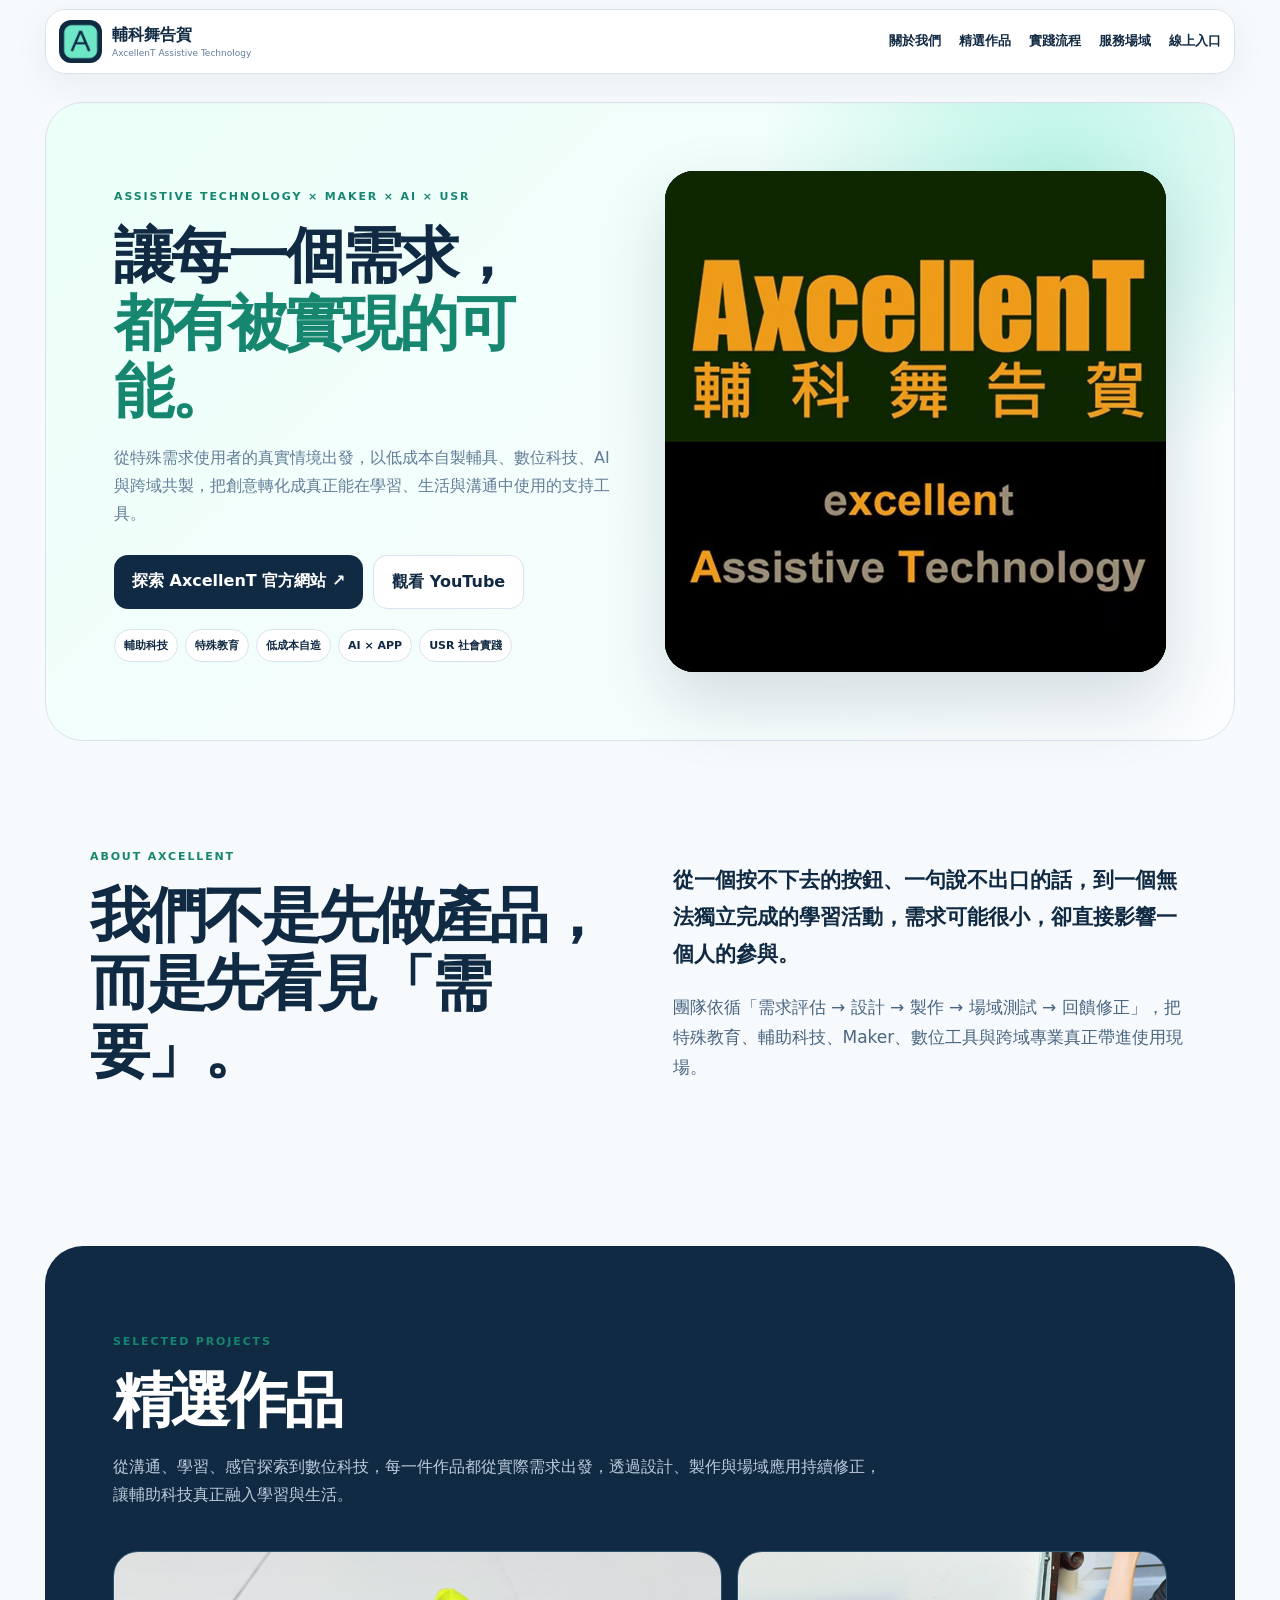
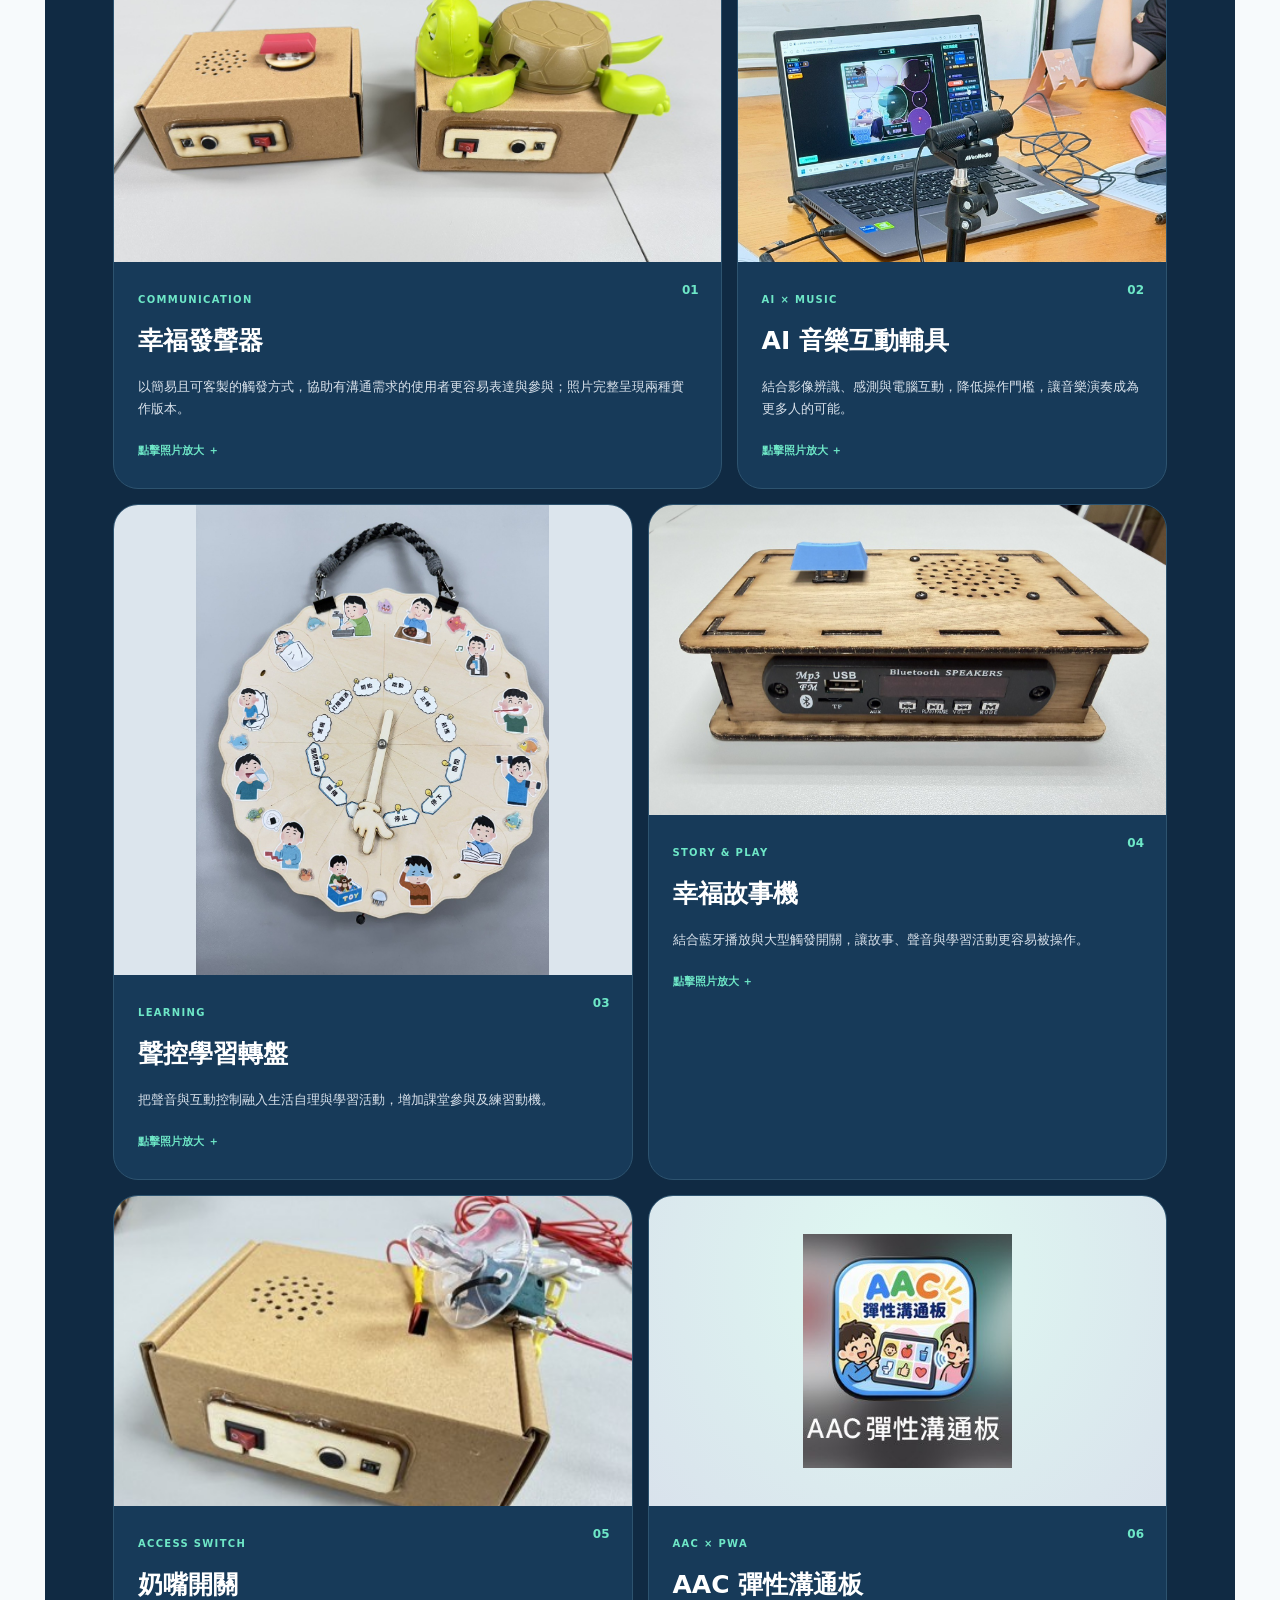
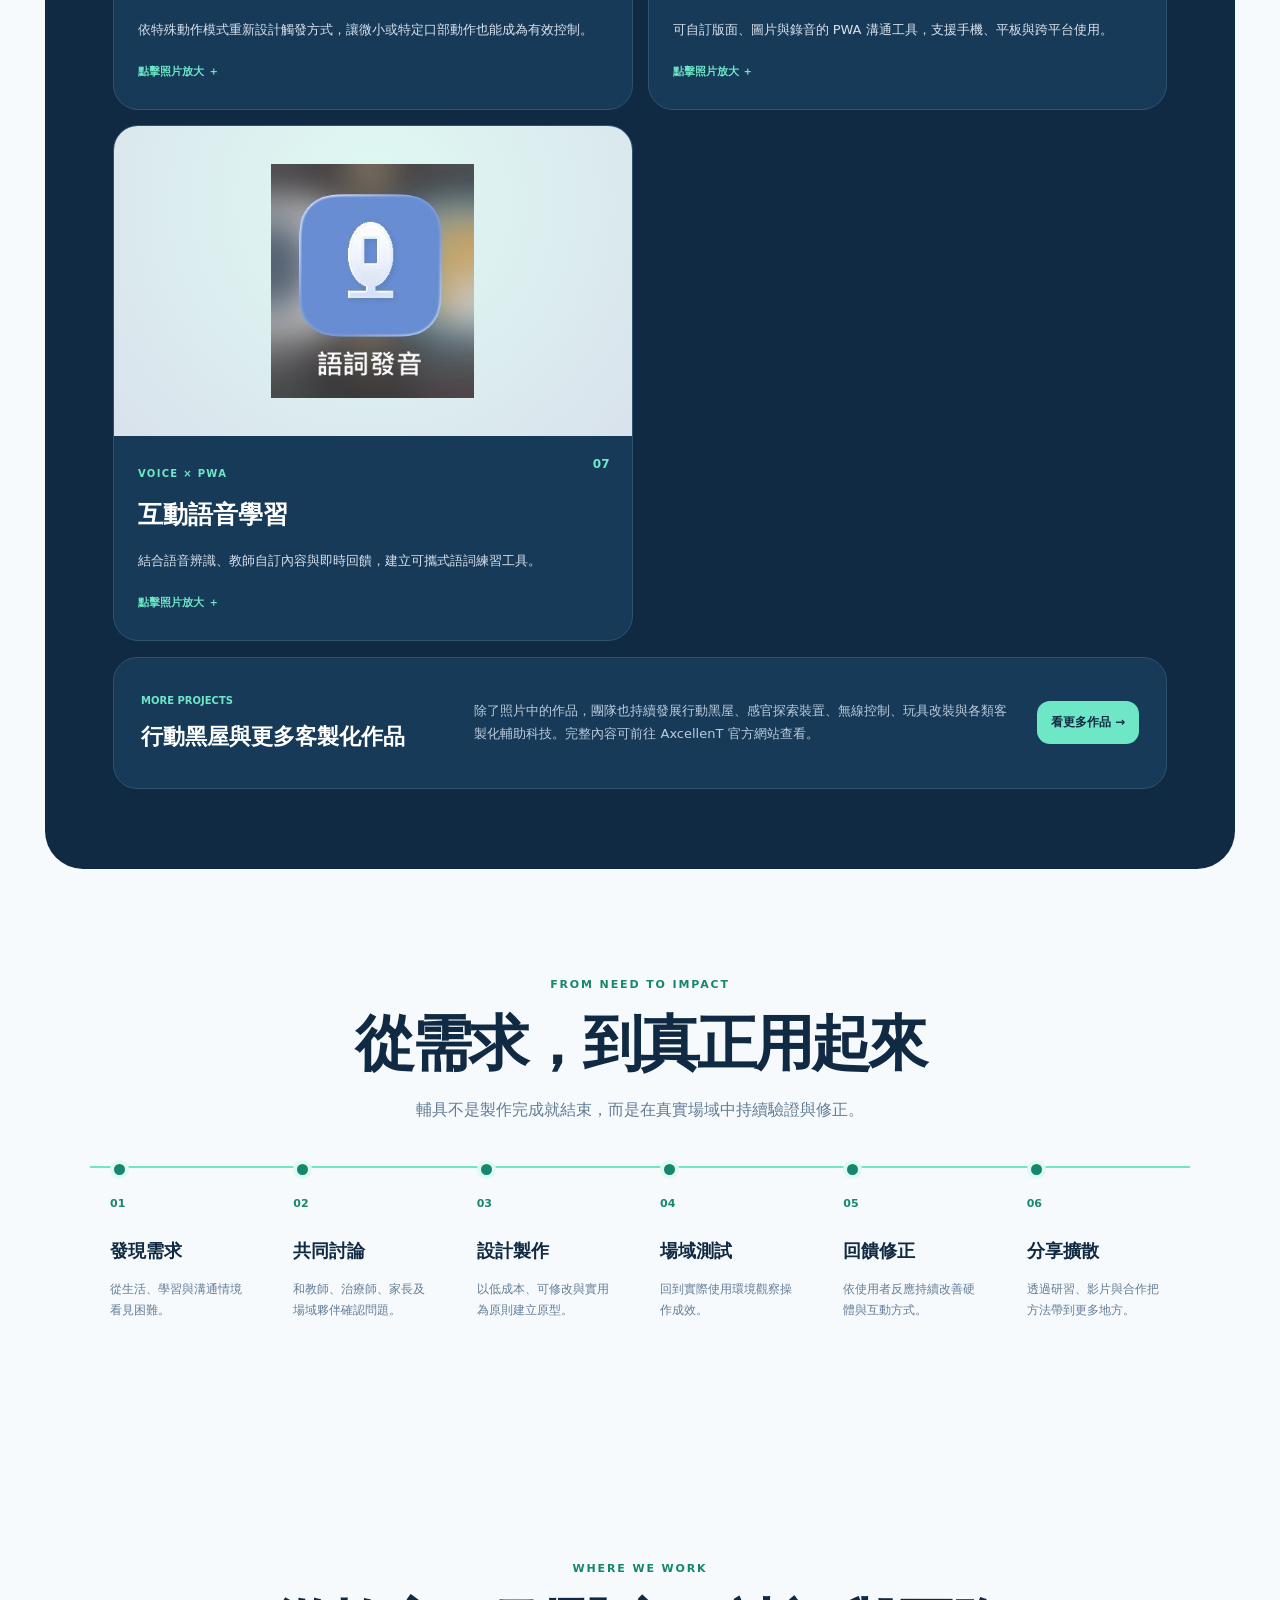
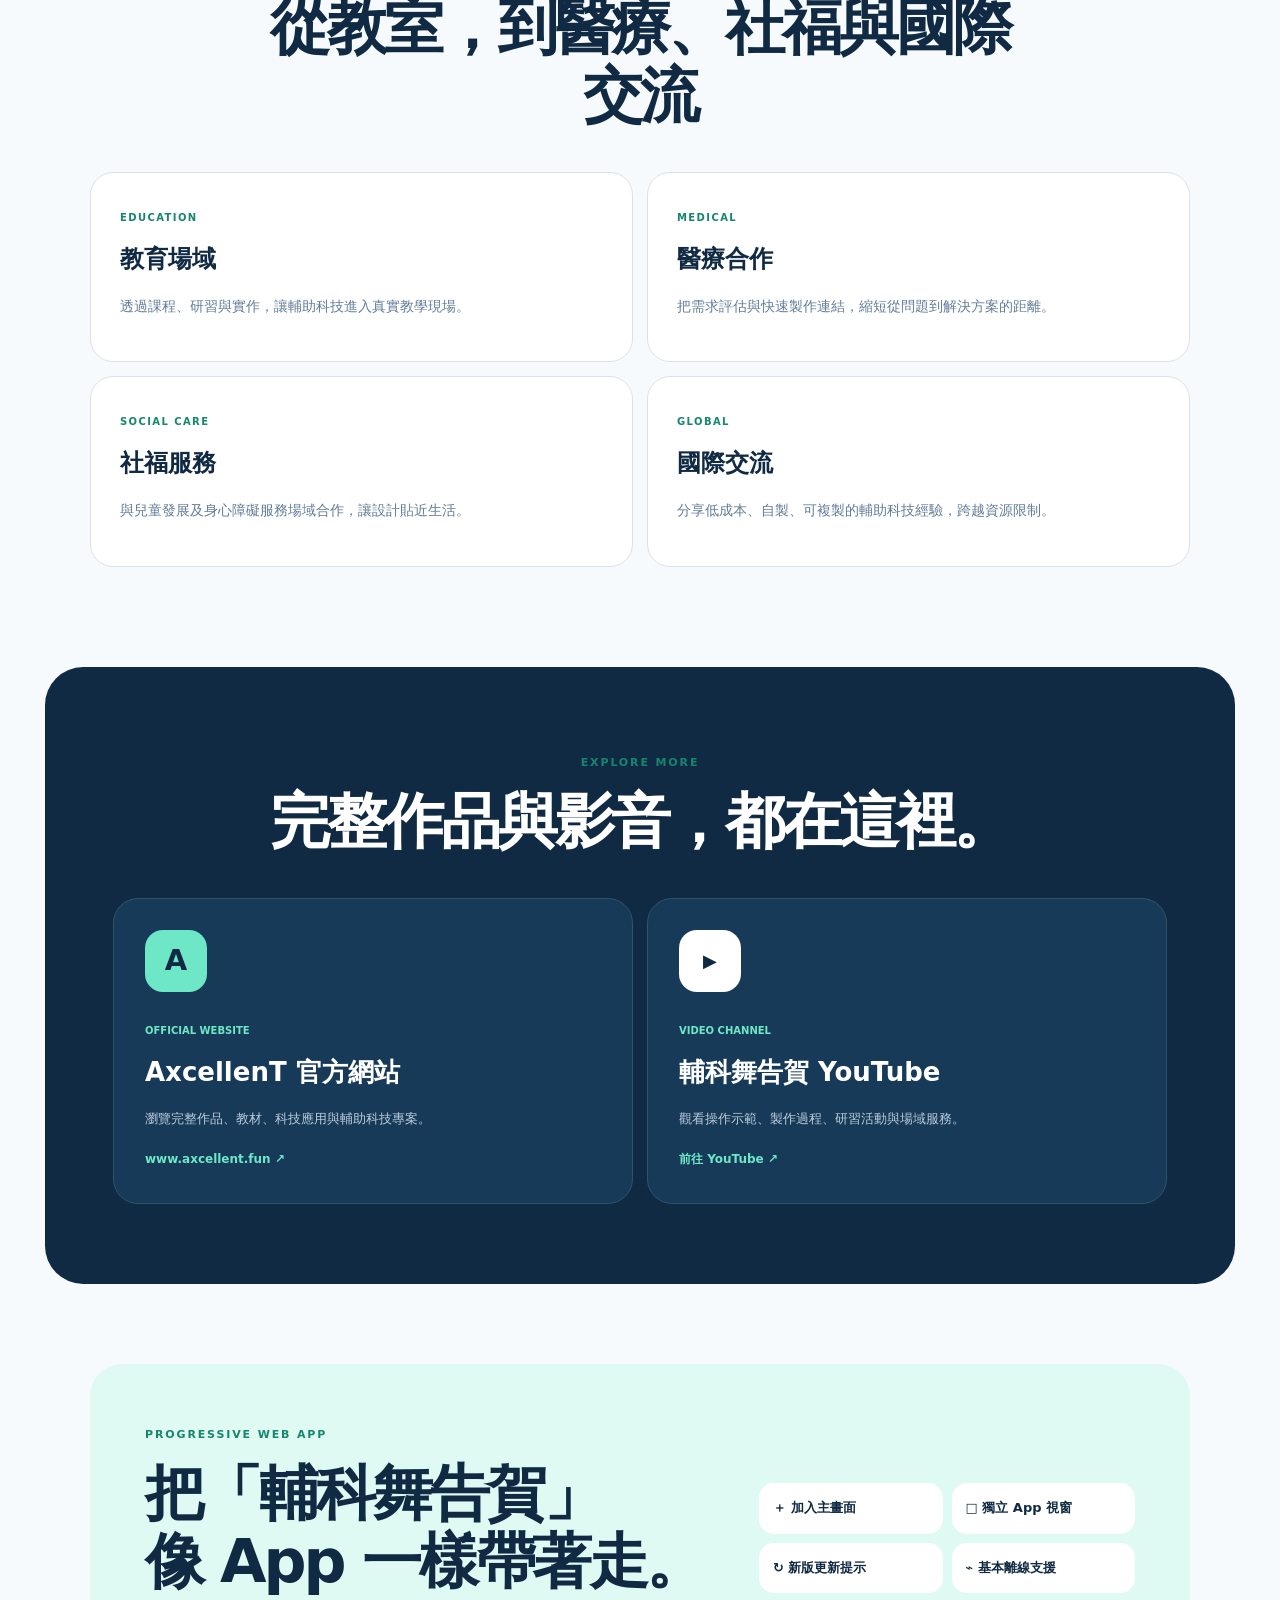
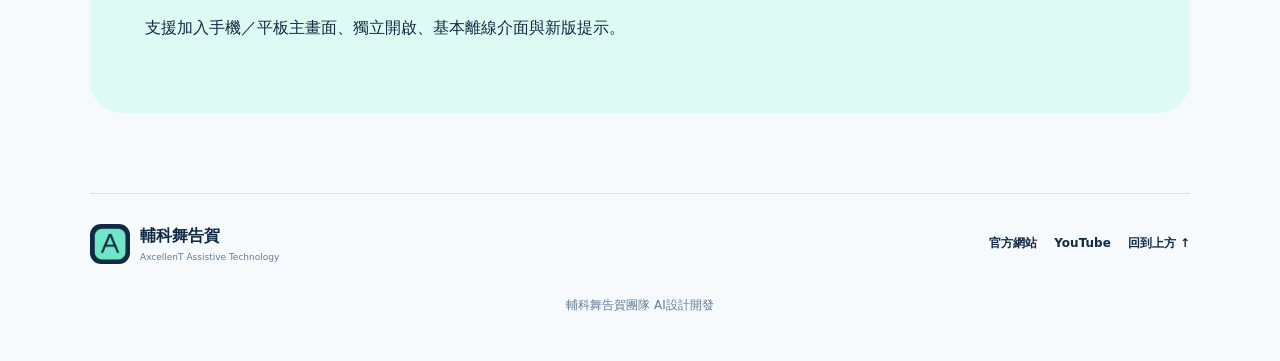
<file: index.html>
<!doctype html><html lang="zh-Hant"><head>
<meta charset="utf-8"><meta name="viewport" content="width=device-width,initial-scale=1,viewport-fit=cover">
<meta name="theme-color" content="#102A43"><meta name="apple-mobile-web-app-capable" content="yes">
<meta name="apple-mobile-web-app-title" content="輔科舞告賀"><meta name="description" content="輔科舞告賀 AxcellenT｜輔助科技、自造教育、AI與USR社會實踐">
<link rel="manifest" href="./manifest.webmanifest"><link rel="apple-touch-icon" href="./icon-192.png"><link rel="stylesheet" href="./styles.css">
<title>輔科舞告賀｜AxcellenT</title></head><body>
<div id="update" class="update" hidden>網站有新版本 <button id="reload">立即更新</button></div>
<header><a class="brand" href="#top"><img src="./icon-192.png"><span><b>輔科舞告賀</b><small>AxcellenT Assistive Technology</small></span></a>
<nav><a href="#about">關於我們</a><a href="#works">精選作品</a><a href="#process">實踐流程</a><a href="#fields">服務場域</a><a href="#online">線上入口</a></nav><button id="install" hidden>安裝 App</button></header>
<main id="top">
<section class="hero"><div><em>ASSISTIVE TECHNOLOGY × MAKER × AI × USR</em><h1>讓每一個需求，<br><span>都有被實現的可能。</span></h1>
<p>從特殊需求使用者的真實情境出發，以低成本自製輔具、數位科技、AI 與跨域共製，把創意轉化成真正能在學習、生活與溝通中使用的支持工具。</p>
<div class="actions"><a class="primary" href="https://www.axcellent.fun/" target="_blank">探索 AxcellenT 官方網站 ↗</a><a class="secondary" href="https://www.youtube.com/@%E8%BC%94%E7%A7%91%E8%88%9E%E5%91%8A%E8%B3%80" target="_blank">觀看 YouTube</a></div>
<div class="chips"><span>輔助科技</span><span>特殊教育</span><span>低成本自造</span><span>AI × APP</span><span>USR 社會實踐</span></div></div>
<div class="hero-logo"><img src="assets/axcellent-logo.jpg" alt="AxcellenT 輔科舞告賀 LOGO"></div></section>

<section id="about" class="section intro"><div class="section-head"><em>ABOUT AXCELLENT</em><h2>我們不是先做產品，<br>而是先看見「需要」。</h2></div>
<div class="intro-copy"><p>從一個按不下去的按鈕、一句說不出口的話，到一個無法獨立完成的學習活動，需求可能很小，卻直接影響一個人的參與。</p>
<p>團隊依循「需求評估 → 設計 → 製作 → 場域測試 → 回饋修正」，把特殊教育、輔助科技、Maker、數位工具與跨域專業真正帶進使用現場。</p></div></section>

<section id="works" class="works"><div class="section-head light"><em>SELECTED PROJECTS</em><h2>精選作品</h2>
<p>從溝通、學習、感官探索到數位科技，每一件作品都從實際需求出發，透過設計、製作與場域應用持續修正，讓輔助科技真正融入學習與生活。</p></div>
<div class="work-grid">
    <article class="work-card wide" data-full="assets/voice-device.jpg" tabindex="0" role="button" aria-label="放大查看 幸福發聲器">
      <div class="photo-wrap"><img src="assets/voice-device.jpg" alt="幸福發聲器真實輔具照片" loading="lazy"></div>
      <div class="work-copy"><span class="number">01</span><small>COMMUNICATION</small><h3>幸福發聲器</h3><p>以簡易且可客製的觸發方式，協助有溝通需求的使用者更容易表達與參與；照片完整呈現兩種實作版本。</p><b>點擊照片放大 ＋</b></div>
    </article>
    <article class="work-card wide" data-full="assets/ai-music.jpg" tabindex="0" role="button" aria-label="放大查看 AI 音樂互動輔具">
      <div class="photo-wrap"><img src="assets/ai-music.jpg" alt="AI 音樂互動輔具真實輔具照片" loading="lazy"></div>
      <div class="work-copy"><span class="number">02</span><small>AI × MUSIC</small><h3>AI 音樂互動輔具</h3><p>結合影像辨識、感測與電腦互動，降低操作門檻，讓音樂演奏成為更多人的可能。</p><b>點擊照片放大 ＋</b></div>
    </article>
    <article class="work-card portrait" data-full="assets/learning-wheel.jpg" tabindex="0" role="button" aria-label="放大查看 聲控學習轉盤">
      <div class="photo-wrap"><img src="assets/learning-wheel.jpg" alt="聲控學習轉盤真實輔具照片" loading="lazy"></div>
      <div class="work-copy"><span class="number">03</span><small>LEARNING</small><h3>聲控學習轉盤</h3><p>把聲音與互動控制融入生活自理與學習活動，增加課堂參與及練習動機。</p><b>點擊照片放大 ＋</b></div>
    </article>
    <article class="work-card wide" data-full="assets/story-machine.jpg" tabindex="0" role="button" aria-label="放大查看 幸福故事機">
      <div class="photo-wrap"><img src="assets/story-machine.jpg" alt="幸福故事機真實輔具照片" loading="lazy"></div>
      <div class="work-copy"><span class="number">04</span><small>STORY & PLAY</small><h3>幸福故事機</h3><p>結合藍牙播放與大型觸發開關，讓故事、聲音與學習活動更容易被操作。</p><b>點擊照片放大 ＋</b></div>
    </article>
    <article class="work-card square" data-full="assets/pacifier-switch.jpg" tabindex="0" role="button" aria-label="放大查看 奶嘴開關">
      <div class="photo-wrap"><img src="assets/pacifier-switch.jpg" alt="奶嘴開關真實輔具照片" loading="lazy"></div>
      <div class="work-copy"><span class="number">05</span><small>ACCESS SWITCH</small><h3>奶嘴開關</h3><p>依特殊動作模式重新設計觸發方式，讓微小或特定口部動作也能成為有效控制。</p><b>點擊照片放大 ＋</b></div>
    </article>
    <article class="work-card app" data-full="assets/aac.jpg" tabindex="0" role="button" aria-label="放大查看 AAC 彈性溝通板">
      <div class="photo-wrap"><img src="assets/aac.jpg" alt="AAC 彈性溝通板真實輔具照片" loading="lazy"></div>
      <div class="work-copy"><span class="number">06</span><small>AAC × PWA</small><h3>AAC 彈性溝通板</h3><p>可自訂版面、圖片與錄音的 PWA 溝通工具，支援手機、平板與跨平台使用。</p><b>點擊照片放大 ＋</b></div>
    </article>
    <article class="work-card app" data-full="assets/voice-pwa.jpg" tabindex="0" role="button" aria-label="放大查看 互動語音學習">
      <div class="photo-wrap"><img src="assets/voice-pwa.jpg" alt="互動語音學習真實輔具照片" loading="lazy"></div>
      <div class="work-copy"><span class="number">07</span><small>VOICE × PWA</small><h3>互動語音學習</h3><p>結合語音辨識、教師自訂內容與即時回饋，建立可攜式語詞練習工具。</p><b>點擊照片放大 ＋</b></div>
    </article></div>
<div class="note-card"><div><small>MORE PROJECTS</small><h3>行動黑屋與更多客製化作品</h3></div><p>除了照片中的作品，團隊也持續發展行動黑屋、感官探索裝置、無線控制、玩具改裝與各類客製化輔助科技。完整內容可前往 AxcellenT 官方網站查看。</p><a href="https://www.axcellent.fun/" target="_blank">看更多作品 →</a></div></section>

<section id="process" class="section"><div class="section-head center"><em>FROM NEED TO IMPACT</em><h2>從需求，到真正用起來</h2><p>輔具不是製作完成就結束，而是在真實場域中持續驗證與修正。</p></div>
<div class="timeline"><div><b>01</b><h3>發現需求</h3><p>從生活、學習與溝通情境看見困難。</p></div><div><b>02</b><h3>共同討論</h3><p>和教師、治療師、家長及場域夥伴確認問題。</p></div><div><b>03</b><h3>設計製作</h3><p>以低成本、可修改與實用為原則建立原型。</p></div><div><b>04</b><h3>場域測試</h3><p>回到實際使用環境觀察操作成效。</p></div><div><b>05</b><h3>回饋修正</h3><p>依使用者反應持續改善硬體與互動方式。</p></div><div><b>06</b><h3>分享擴散</h3><p>透過研習、影片與合作把方法帶到更多地方。</p></div></div></section>

<section id="fields" class="section fields"><div class="section-head center"><em>WHERE WE WORK</em><h2>從教室，到醫療、社福與國際交流</h2></div>
<div class="field-grid"><article><b>EDUCATION</b><h3>教育場域</h3><p>透過課程、研習與實作，讓輔助科技進入真實教學現場。</p></article><article><b>MEDICAL</b><h3>醫療合作</h3><p>把需求評估與快速製作連結，縮短從問題到解決方案的距離。</p></article><article><b>SOCIAL CARE</b><h3>社福服務</h3><p>與兒童發展及身心障礙服務場域合作，讓設計貼近生活。</p></article><article><b>GLOBAL</b><h3>國際交流</h3><p>分享低成本、自製、可複製的輔助科技經驗，跨越資源限制。</p></article></div></section>

<section id="online" class="online"><div class="section-head light center"><em>EXPLORE MORE</em><h2>完整作品與影音，都在這裡。</h2></div>
<div class="online-grid"><a href="https://www.axcellent.fun/" target="_blank"><span class="online-icon">A</span><small>OFFICIAL WEBSITE</small><h3>AxcellenT 官方網站</h3><p>瀏覽完整作品、教材、科技應用與輔助科技專案。</p><b>www.axcellent.fun ↗</b></a>
<a href="https://www.youtube.com/@%E8%BC%94%E7%A7%91%E8%88%9E%E5%91%8A%E8%B3%80" target="_blank"><span class="online-icon dark">▶</span><small>VIDEO CHANNEL</small><h3>輔科舞告賀 YouTube</h3><p>觀看操作示範、製作過程、研習活動與場域服務。</p><b>前往 YouTube ↗</b></a></div></section>

<section class="section pwa"><div><em>PROGRESSIVE WEB APP</em><h2>把「輔科舞告賀」<br>像 App 一樣帶著走。</h2><p>支援加入手機／平板主畫面、獨立開啟、基本離線介面與新版提示。</p><button id="install2" class="primary" hidden>安裝「輔科舞告賀」</button></div><div class="pwa-list"><span>＋ 加入主畫面</span><span>□ 獨立 App 視窗</span><span>↻ 新版更新提示</span><span>⌁ 基本離線支援</span></div></section>
</main>

<div id="lightbox" class="lightbox" hidden><button id="closeLightbox" aria-label="關閉">×</button><img id="lightboxImg" alt="輔具放大照片"></div>
<footer><div class="footer-brand"><img src="./icon-192.png"><div><b>輔科舞告賀</b><small>AxcellenT Assistive Technology</small></div></div>
<div class="footer-links"><a href="https://www.axcellent.fun/" target="_blank">官方網站</a><a href="https://www.youtube.com/@%E8%BC%94%E7%A7%91%E8%88%9E%E5%91%8A%E8%B3%80" target="_blank">YouTube</a><a href="#top">回到上方 ↑</a></div>
<div class="credit">輔科舞告賀團隊 AI設計開發</div></footer><script src="./app.js"></script></body></html>
</file>
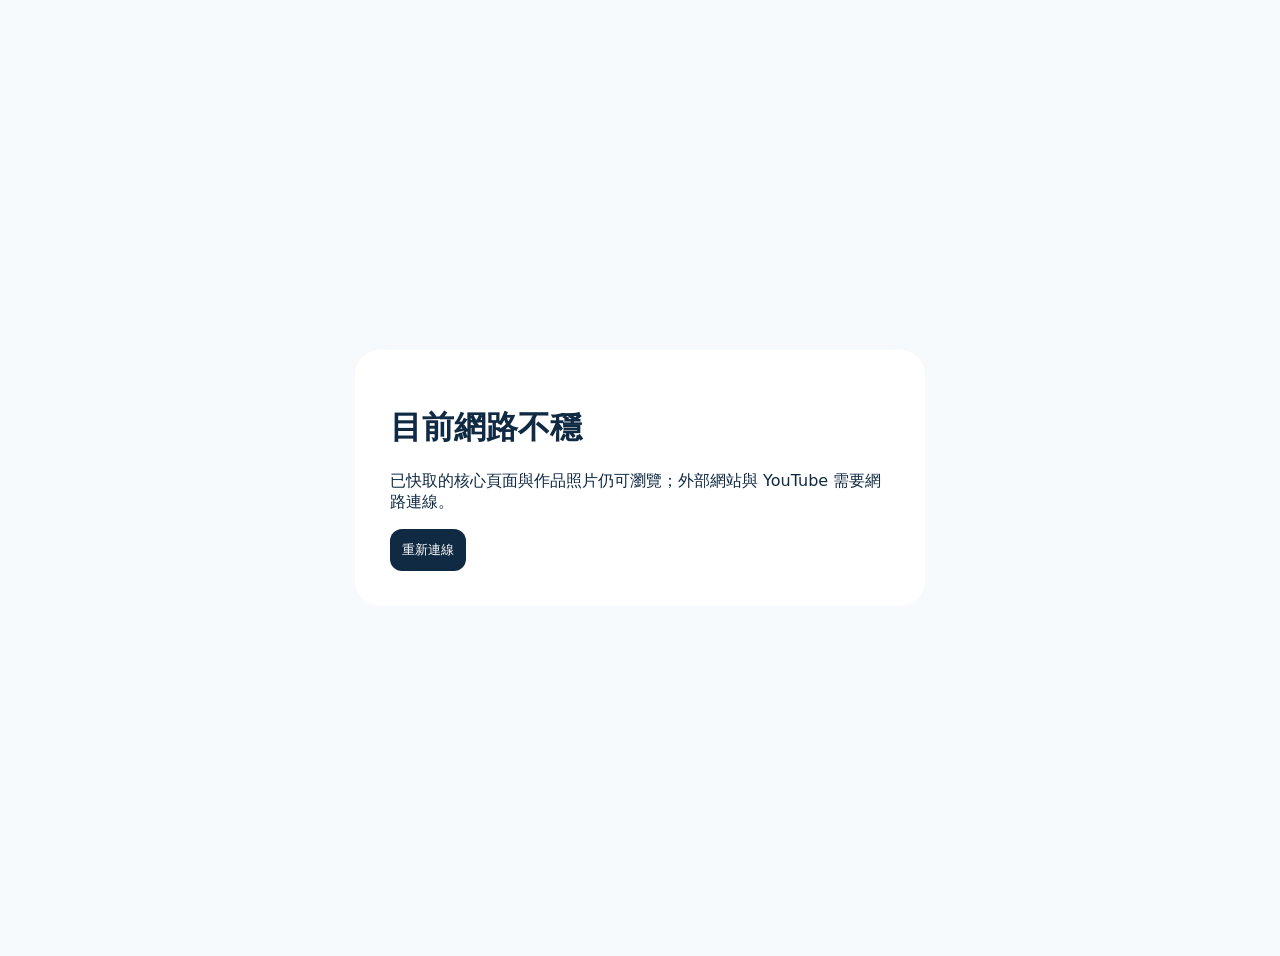
<file: offline.html>
<!doctype html><html lang="zh-Hant"><meta charset="utf-8"><meta name="viewport" content="width=device-width"><title>離線｜輔科舞告賀</title><style>body{font-family:system-ui;background:#f7fafc;color:#102a43;display:grid;place-items:center;min-height:100vh;padding:20px}main{max-width:500px;background:white;padding:35px;border-radius:25px}button{padding:12px;border:0;border-radius:12px;background:#102a43;color:white}</style><main><h1>目前網路不穩</h1><p>已快取的核心頁面與作品照片仍可瀏覽；外部網站與 YouTube 需要網路連線。</p><button onclick="location.reload()">重新連線</button></main></html>
</file>
<file: styles.css>
*{box-sizing:border-box}html{scroll-behavior:smooth}body{margin:0;background:#f7fafc;color:#102a43;font-family:system-ui,-apple-system,"Noto Sans TC","Microsoft JhengHei",sans-serif;line-height:1.75}a{text-decoration:none;color:inherit}button{font:inherit}header{position:sticky;top:9px;z-index:50;max-width:1190px;margin:9px auto;padding:10px 13px;border:1px solid #d9e2ec;border-radius:20px;background:#fffffff2;backdrop-filter:blur(18px);display:flex;align-items:center;gap:22px;box-shadow:0 10px 35px #102a4310}.brand{display:flex;align-items:center;gap:10px;margin-right:auto}.brand img{width:43px;border-radius:12px}.brand span{display:flex;flex-direction:column;line-height:1.2}.brand small{font-size:9px;color:#627d98;margin-top:4px}nav{display:flex;gap:18px;font-size:13px;font-weight:700}nav a:hover{color:#16866f}header button,.primary,.secondary{border:0;border-radius:14px;padding:12px 18px;font-weight:800;cursor:pointer}.primary,header button{background:#102a43;color:#fff}.secondary{background:#fff;border:1px solid #d9e2ec}.hero{max-width:1190px;margin:28px auto 0;padding:68px;border-radius:38px;background:radial-gradient(circle at 85% 12%,#6ee7c76e,transparent 26%),linear-gradient(135deg,#ecfff9,#fbfdff);display:grid;grid-template-columns:1fr 1fr;gap:50px;align-items:center;border:1px solid #d9e2ec}.hero em,.section-head em,.pwa em{font-style:normal;font-size:11px;font-weight:900;letter-spacing:.17em;color:#16866f}.hero h1,.section-head h2,.pwa h2{font-size:clamp(38px,4.7vw,65px);line-height:1.13;letter-spacing:-.05em;margin:13px 0 18px}.hero h1 span{color:#16866f}.hero>div>p,.section-head p{color:#627d98}.actions{display:flex;gap:10px;flex-wrap:wrap;margin:27px 0 20px}.chips{display:flex;gap:7px;flex-wrap:wrap}.chips span{font-size:11px;font-weight:700;padding:6px 9px;background:white;border:1px solid #d9e2ec;border-radius:999px}.hero-photo{position:relative;border-radius:29px;overflow:hidden;background:#102a43;box-shadow:0 30px 70px #102a4329}.hero-photo img{width:100%;height:430px;object-fit:cover;display:block}.hero-caption{position:absolute;left:0;right:0;bottom:0;padding:55px 24px 22px;background:linear-gradient(transparent,#071d2edb);color:white}.hero-caption small,.hero-caption b{display:block}.hero-caption small{color:#6ee7c7;font-size:10px;font-weight:900;letter-spacing:.14em}.section{max-width:1100px;margin:0 auto;padding:100px 0}.section-head{max-width:780px;margin-bottom:42px}.section-head.center{text-align:center;margin-left:auto;margin-right:auto}.section-head.light h2{color:white}.section-head.light p{color:#bcccdc}.intro{display:grid;grid-template-columns:1fr 1fr;gap:65px}.intro-copy{font-size:17px;color:#486581}.intro-copy p:first-child{font-size:21px;color:#102a43;font-weight:600}.works,.online{max-width:1190px;margin:0 auto;padding:80px 68px;border-radius:38px;background:#102a43;color:white}.work-grid{display:grid;grid-template-columns:repeat(12,1fr);gap:15px}.work-card{grid-column:span 6;background:#173a59;border:1px solid #2d536f;border-radius:25px;overflow:hidden;cursor:zoom-in;transition:.2s}.work-card:hover{transform:translateY(-4px);box-shadow:0 25px 60px #0003}.work-card.wide:first-child{grid-column:span 7}.work-card.wide:nth-child(2){grid-column:span 5}.photo-wrap{height:310px;background:#edf2f7;overflow:hidden}.photo-wrap img{width:100%;height:100%;object-fit:cover;display:block;transition:transform .35s}.work-card:hover img{transform:scale(1.025)}.portrait .photo-wrap{height:470px}.portrait .photo-wrap img{object-fit:contain;background:#dce5ed}.square .photo-wrap{height:310px}.app .photo-wrap{height:310px;padding:38px;background:radial-gradient(circle at 50% 25%,#dffaf2,#d9e2ec)}.app .photo-wrap img{object-fit:contain;border-radius:24px}.work-copy{padding:22px 24px 25px;position:relative}.number{position:absolute;right:22px;top:18px;font-size:12px;color:#6ee7c7;font-weight:900}.work-copy small{font-size:10px;color:#6ee7c7;font-weight:900;letter-spacing:.13em}.work-copy h3{font-size:25px;margin:7px 0}.work-copy p{font-size:13px;color:#d9e2ec;margin-bottom:14px}.work-copy b{font-size:11px;color:#6ee7c7}.note-card{margin-top:16px;border:1px solid #2d536f;border-radius:24px;padding:27px;display:grid;grid-template-columns:.8fr 1.4fr auto;gap:28px;align-items:center;background:#173a59}.note-card small{font-size:10px;color:#6ee7c7;font-weight:900}.note-card h3{margin:5px 0;font-size:22px}.note-card p{font-size:13px;color:#bcccdc}.note-card a{background:#6ee7c7;color:#102a43;border-radius:13px;padding:11px 14px;font-size:12px;font-weight:900}.timeline{display:grid;grid-template-columns:repeat(6,1fr)}.timeline div{padding:20px;border-top:2px solid #6ee7c7;position:relative}.timeline div:before{content:"";position:absolute;top:-8px;left:20px;width:11px;height:11px;border-radius:50%;background:#16866f;border:4px solid #dffaf2}.timeline b{font-size:11px;color:#16866f}.timeline h3{font-size:18px;margin:19px 0 6px}.timeline p{font-size:12px;color:#627d98}.field-grid{display:grid;grid-template-columns:1fr 1fr;gap:14px}.field-grid article{background:white;border:1px solid #d9e2ec;border-radius:23px;padding:29px}.field-grid b{font-size:10px;color:#16866f;letter-spacing:.14em}.field-grid h3{font-size:24px;margin:8px 0}.field-grid p{font-size:14px;color:#627d98}.online-grid{display:grid;grid-template-columns:1fr 1fr;gap:14px}.online-grid>a{background:#173a59;border:1px solid #2d536f;border-radius:25px;padding:31px}.online-icon{display:grid;place-items:center;width:62px;height:62px;border-radius:18px;background:#6ee7c7;color:#102a43;font-size:29px;font-weight:900;margin-bottom:23px}.online-icon.dark{background:white;font-size:18px}.online-grid small{font-size:10px;color:#6ee7c7;font-weight:900}.online-grid h3{font-size:26px;margin:7px 0}.online-grid p{font-size:13px;color:#bcccdc}.online-grid b{font-size:12px;color:#6ee7c7}.pwa{margin-top:80px!important;margin-bottom:80px!important;background:#dffaf2;border-radius:32px;padding:55px!important;display:grid;grid-template-columns:1.2fr .8fr;gap:50px;align-items:center}.pwa-list{display:grid;grid-template-columns:1fr 1fr;gap:9px}.pwa-list span{background:white;border-radius:15px;padding:14px;font-size:13px;font-weight:700}.lightbox{position:fixed;inset:0;z-index:200;background:#071d2ef2;display:grid;place-items:center;padding:45px}.lightbox[hidden]{display:none}.lightbox img{max-width:min(1200px,94vw);max-height:88vh;border-radius:18px;box-shadow:0 30px 80px #0008}.lightbox button{position:absolute;right:25px;top:20px;width:45px;height:45px;border:0;border-radius:50%;background:white;color:#102a43;font-size:27px;cursor:pointer}.update{position:fixed;z-index:100;top:15px;left:50%;transform:translateX(-50%);background:#102a43;color:white;padding:8px 10px 8px 15px;border-radius:999px}.update button{border:0;border-radius:999px;background:#6ee7c7;color:#102a43;padding:7px 10px;font-weight:800;margin-left:8px}footer{max-width:1100px;margin:0 auto;padding:28px 0 45px;border-top:1px solid #d9e2ec;display:grid;grid-template-columns:1fr auto;gap:18px;align-items:center}.footer-brand{display:flex;align-items:center;gap:10px}.footer-brand img{width:40px;border-radius:11px}.footer-brand div{display:flex;flex-direction:column}.footer-brand small{font-size:9px;color:#627d98}.footer-links{display:flex;gap:17px;font-size:12px;font-weight:700}.credit{grid-column:1/-1;text-align:center;color:#627d98;font-size:12px;padding-top:12px}
@media(max-width:900px){nav{display:none}.hero{grid-template-columns:1fr;padding:45px 32px}.intro{grid-template-columns:1fr;gap:10px}.work-card,.work-card.wide:first-child,.work-card.wide:nth-child(2){grid-column:span 12}.timeline{grid-template-columns:1fr 1fr}.note-card{grid-template-columns:1fr}.pwa{grid-template-columns:1fr}}
@media(max-width:620px){header{margin:7px 8px}.brand small{display:none}.hero{margin:15px 8px 0;padding:42px 21px;border-radius:27px}.hero h1{font-size:41px}.hero-photo img{height:300px}.section{width:calc(100% - 34px);padding:72px 0}.works,.online{margin:0 8px;padding:55px 18px;border-radius:27px}.photo-wrap,.portrait .photo-wrap,.square .photo-wrap,.app .photo-wrap{height:290px}.app .photo-wrap{padding:30px}.timeline,.field-grid,.online-grid,.pwa-list{grid-template-columns:1fr}.pwa{width:calc(100% - 16px)!important;margin:60px 8px!important;padding:38px 21px!important}.footer-links{flex-wrap:wrap}footer{width:calc(100% - 34px);grid-template-columns:1fr}.credit{text-align:left}.lightbox{padding:18px}.lightbox button{right:12px;top:12px}}
.hero-logo{
  position:relative;
  min-height:430px;
  border-radius:29px;
  overflow:hidden;
  background:#050805;
  box-shadow:0 30px 70px #102a4329;
  display:flex;
  align-items:center;
  justify-content:center;
}
.hero-logo img{
  width:100%;
  height:100%;
  min-height:430px;
  object-fit:contain;
  display:block;
  background:#050805;
}
@media(max-width:620px){
  .hero-logo{min-height:300px}
  .hero-logo img{min-height:300px}
}
</file>
